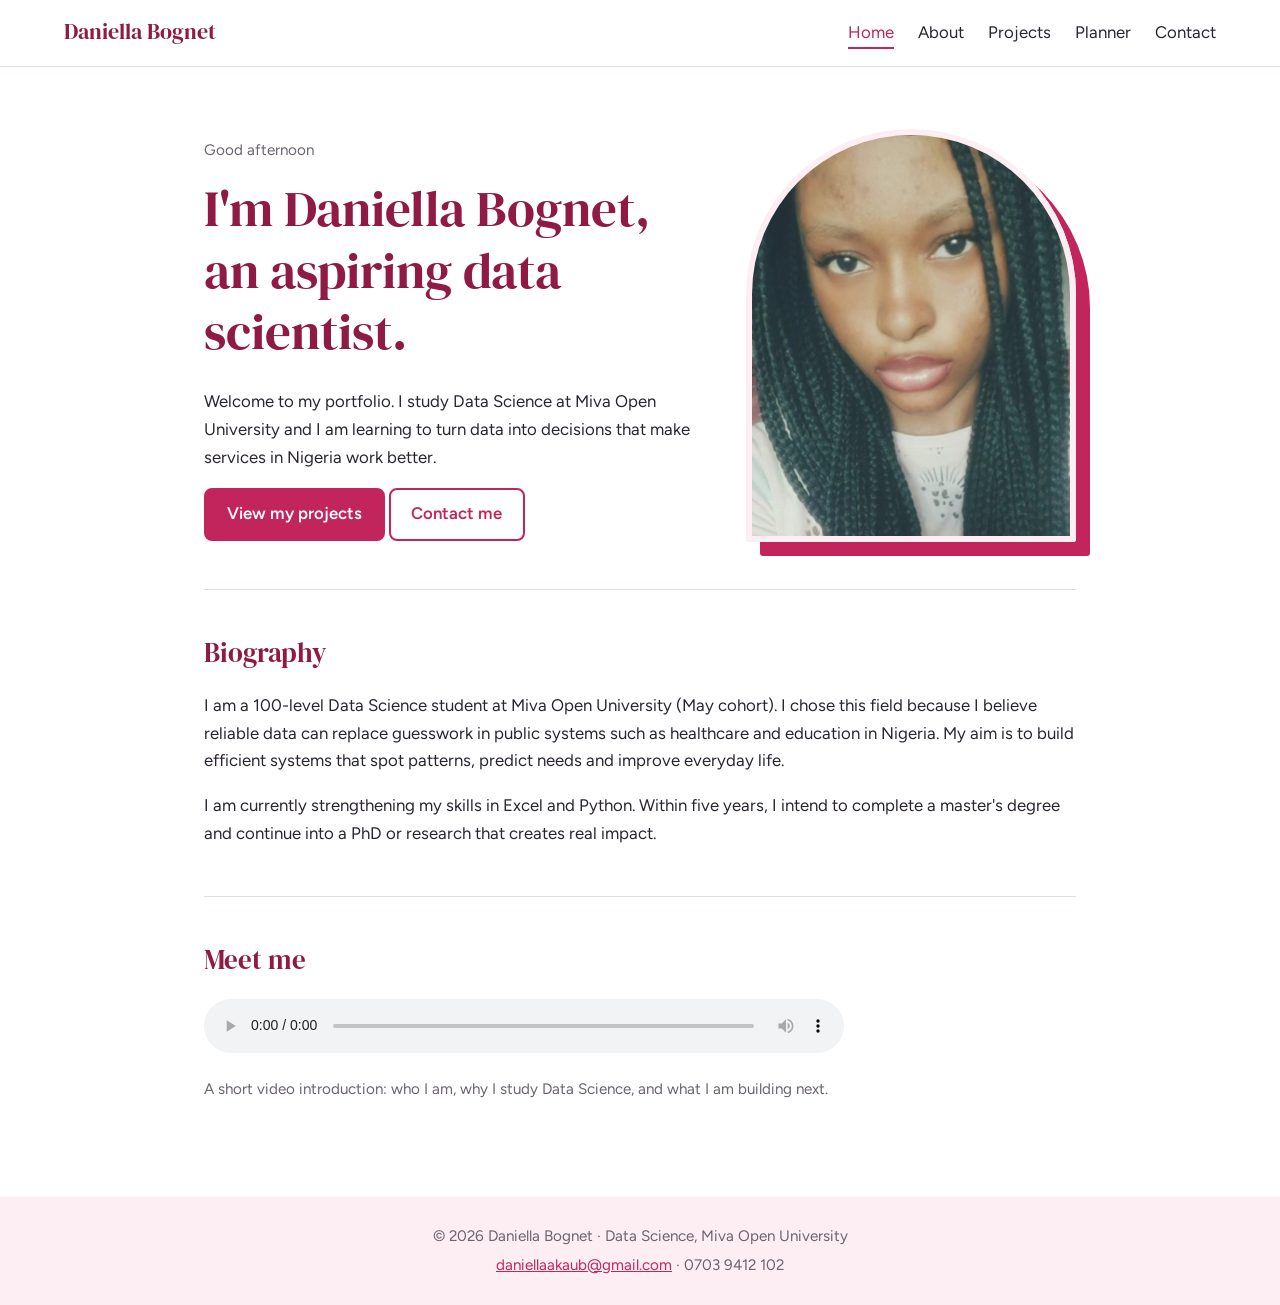
<file: index.html>
<!DOCTYPE html>
<html lang="en">
<head>
<meta charset="UTF-8">
<meta name="viewport" content="width=device-width, initial-scale=1">
<meta name="description" content="Daniella Bognet - Data Science student portfolio at Miva Open University">
<title>Home | Daniella Bognet</title>
<link rel="preconnect" href="https://fonts.googleapis.com">
<link href="https://fonts.googleapis.com/css2?family=DM+Serif+Display&family=Figtree:wght@400;600&display=swap" rel="stylesheet">
<link rel="stylesheet" href="css/style.css">
</head>
<body>
<header class="site-header">
  <a class="brand" href="index.html">Daniella Bognet</a>
  <button id="menu-toggle" aria-label="Toggle menu" aria-expanded="false">Menu</button>
  <nav aria-label="Main navigation"><ul id="nav-links"><li><a href="index.html" class="active">Home</a></li><li><a href="about.html">About</a></li><li><a href="projects.html">Projects</a></li><li><a href="planner.html">Planner</a></li><li><a href="contact.html">Contact</a></li></ul></nav>
</header>
<main>
<section class="hero">
  <div class="hero-text">
    <p id="greeting" class="small"></p>
    <h1>I'm Daniella Bognet, an aspiring data scientist.</h1>
    <p>Welcome to my portfolio. I study Data Science at Miva Open University and I am learning to turn data into decisions that make services in Nigeria work better.</p>
    <p><a class="btn" href="projects.html">View my projects</a> <a class="btn btn-outline" href="contact.html">Contact me</a></p>
  </div>
  <figure class="portrait"><img src="images/profile.jpg" alt="Portrait of Daniella Bognet"></figure>
</section>
<section class="block">
  <h2>Biography</h2>
  <p>I am a 100-level Data Science student at Miva Open University (May cohort). I chose this field because I believe reliable data can replace guesswork in public systems such as healthcare and education in Nigeria. My aim is to build efficient systems that spot patterns, predict needs and improve everyday life.</p>
  <p>I am currently strengthening my skills in Excel and Python. Within five years, I intend to complete a master's degree and continue into a PhD or research that creates real impact.</p>
</section>
<section class="block">
  <h2>Meet me</h2>
  <audio controls preload="metadata" style="width:100%;max-width:640px">
    <source src="media/intro.mp3" type="audio/mpeg">
    Your brower does not support the audio element.
  </audio>
  <p class="small">A short video introduction: who I am, why I study Data Science, and what I am building next.</p>
</section>
</main>
<footer class="site-footer">
  <p>&copy; <span id="year"></span> Daniella Bognet &middot; Data Science, Miva Open University</p>
  <p><a href="mailto:daniellaakaub@gmail.com">daniellaakaub@gmail.com</a> &middot; 0703 9412 102</p>
</footer>
<script src="js/script.js"></script>
</body>
</html>
</file>
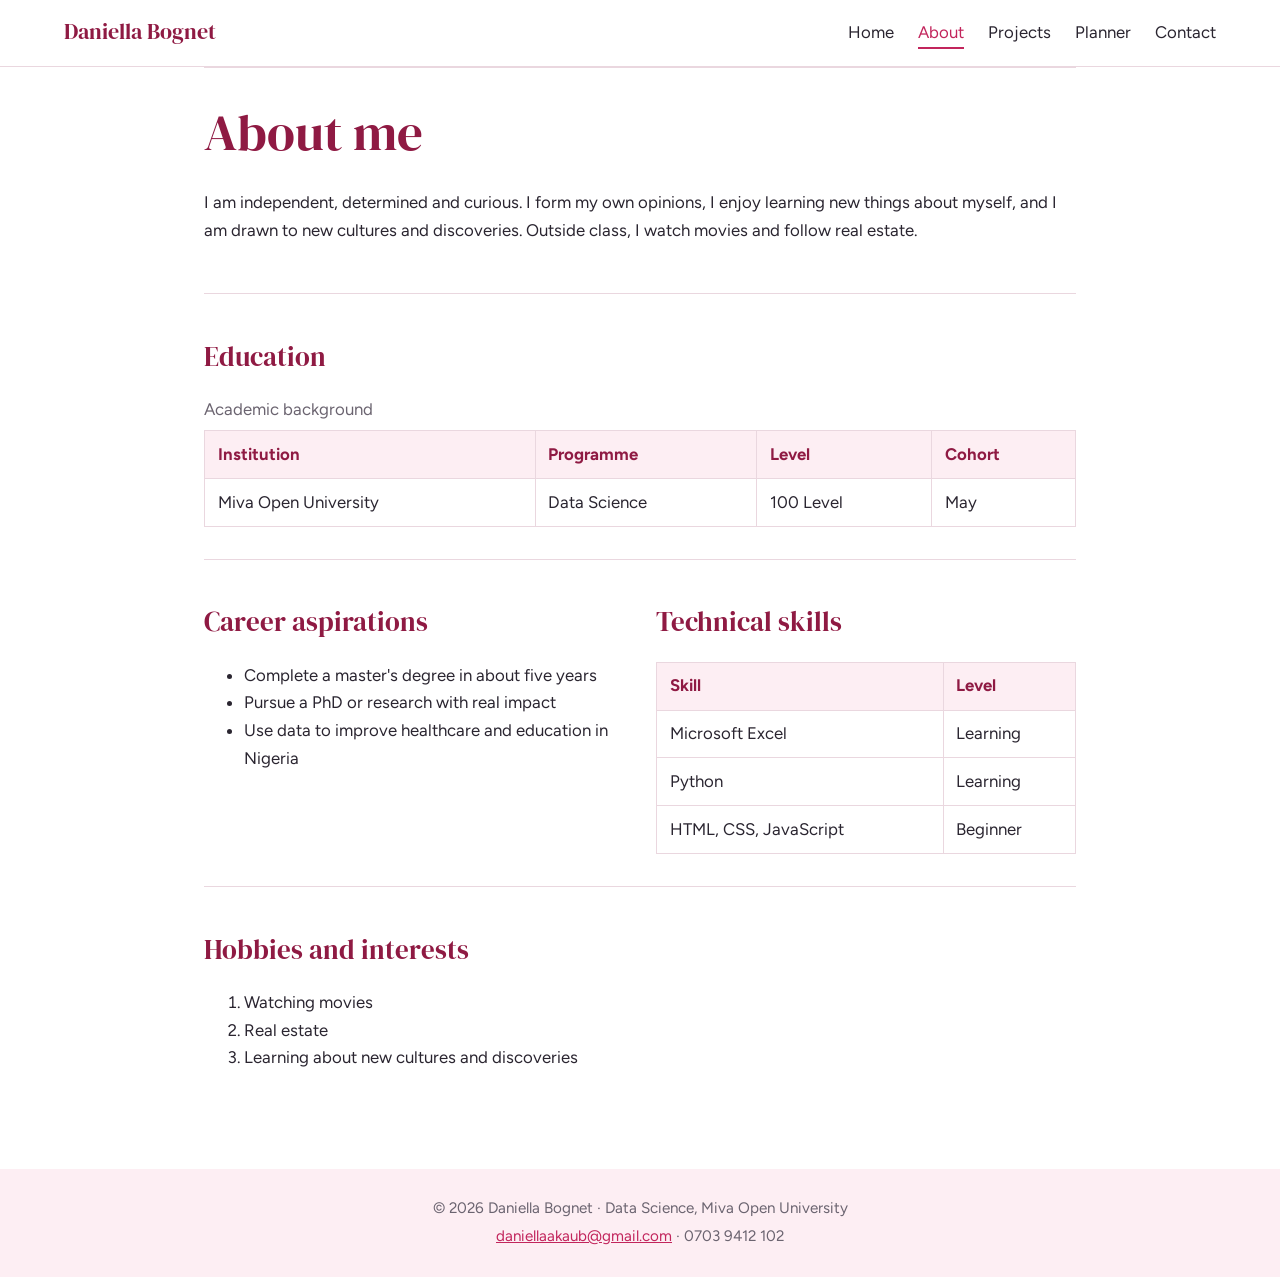
<file: about.html>
<!DOCTYPE html>
<html lang="en">
<head>
<meta charset="UTF-8">
<meta name="viewport" content="width=device-width, initial-scale=1">
<meta name="description" content="Daniella Bognet - Data Science student portfolio at Miva Open University">
<title>About | Daniella Bognet</title>
<link rel="preconnect" href="https://fonts.googleapis.com">
<link href="https://fonts.googleapis.com/css2?family=DM+Serif+Display&family=Figtree:wght@400;600&display=swap" rel="stylesheet">
<link rel="stylesheet" href="css/style.css">
</head>
<body>
<header class="site-header">
  <a class="brand" href="index.html">Daniella Bognet</a>
  <button id="menu-toggle" aria-label="Toggle menu" aria-expanded="false">Menu</button>
  <nav aria-label="Main navigation"><ul id="nav-links"><li><a href="index.html">Home</a></li><li><a href="about.html" class="active">About</a></li><li><a href="projects.html">Projects</a></li><li><a href="planner.html">Planner</a></li><li><a href="contact.html">Contact</a></li></ul></nav>
</header>
<main>
<section class="block">
  <h1>About me</h1>
  <p>I am independent, determined and curious. I form my own opinions, I enjoy learning new things about myself, and I am drawn to new cultures and discoveries. Outside class, I watch movies and follow real estate.</p>
</section>
<section class="block">
  <h2>Education</h2>
  <table>
    <caption>Academic background</caption>
    <thead><tr><th>Institution</th><th>Programme</th><th>Level</th><th>Cohort</th></tr></thead>
    <tbody><tr><td>Miva Open University</td><td>Data Science</td><td>100 Level</td><td>May</td></tr></tbody>
  </table>
</section>
<section class="block two-col">
  <div>
    <h2>Career aspirations</h2>
    <ul>
      <li>Complete a master's degree in about five years</li>
      <li>Pursue a PhD or research with real impact</li>
      <li>Use data to improve healthcare and education in Nigeria</li>
    </ul>
  </div>
  <div>
    <h2>Technical skills</h2>
    <table>
      <thead><tr><th>Skill</th><th>Level</th></tr></thead>
      <tbody><tr><td>Microsoft Excel</td><td>Learning</td></tr><tr><td>Python</td><td>Learning</td></tr><tr><td>HTML, CSS, JavaScript</td><td>Beginner</td></tr></tbody>
    </table>
  </div>
</section>
<section class="block">
  <h2>Hobbies and interests</h2>
  <ol>
    <li>Watching movies</li>
    <li>Real estate</li>
    <li>Learning about new cultures and discoveries</li>
  </ol>
</section>
</main>
<footer class="site-footer">
  <p>&copy; <span id="year"></span> Daniella Bognet &middot; Data Science, Miva Open University</p>
  <p><a href="mailto:daniellaakaub@gmail.com">daniellaakaub@gmail.com</a> &middot; 0703 9412 102</p>
</footer>
<script src="js/script.js"></script>
</body>
</html>
</file>
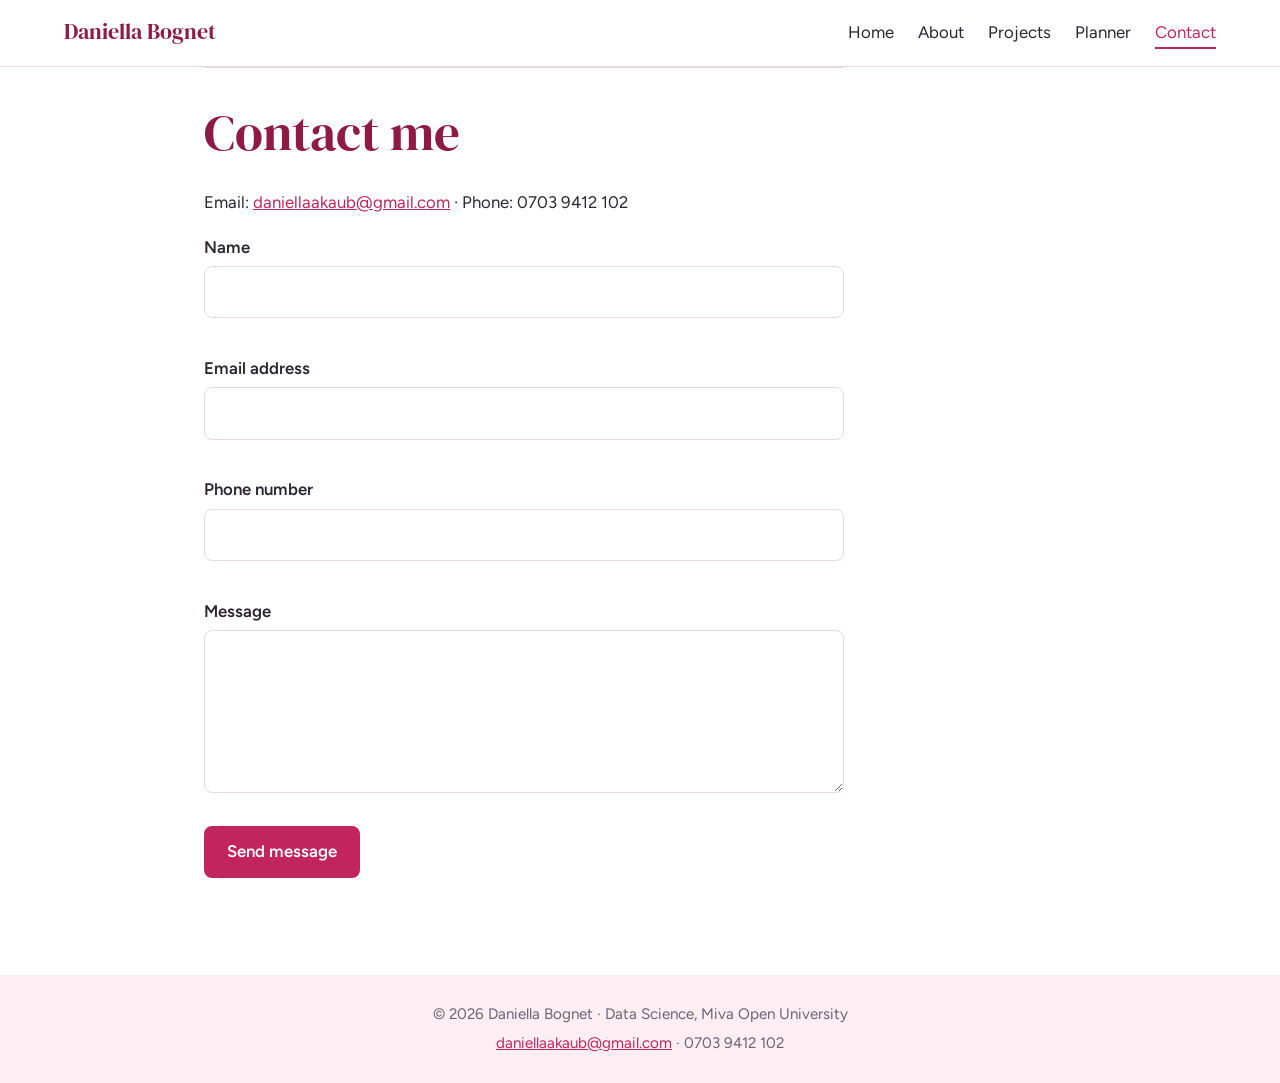
<file: contact.html>
<!DOCTYPE html>
<html lang="en">
<head>
<meta charset="UTF-8">
<meta name="viewport" content="width=device-width, initial-scale=1">
<meta name="description" content="Daniella Bognet - Data Science student portfolio at Miva Open University">
<title>Contact | Daniella Bognet</title>
<link rel="preconnect" href="https://fonts.googleapis.com">
<link href="https://fonts.googleapis.com/css2?family=DM+Serif+Display&family=Figtree:wght@400;600&display=swap" rel="stylesheet">
<link rel="stylesheet" href="css/style.css">
</head>
<body>
<header class="site-header">
  <a class="brand" href="index.html">Daniella Bognet</a>
  <button id="menu-toggle" aria-label="Toggle menu" aria-expanded="false">Menu</button>
  <nav aria-label="Main navigation"><ul id="nav-links"><li><a href="index.html">Home</a></li><li><a href="about.html">About</a></li><li><a href="projects.html">Projects</a></li><li><a href="planner.html">Planner</a></li><li><a href="contact.html" class="active">Contact</a></li></ul></nav>
</header>
<main>
<section class="block narrow">
  <h1>Contact me</h1>
  <p>Email: <a href="mailto:daniellaakaub@gmail.com">daniellaakaub@gmail.com</a> &middot; Phone: 0703 9412 102</p>
  <form id="contact-form" novalidate>
    <label for="name">Name</label><input id="name" type="text"><p class="error" id="name-error"></p>
    <label for="email">Email address</label><input id="email" type="email"><p class="error" id="email-error"></p>
    <label for="phone">Phone number</label><input id="phone" type="tel"><p class="error" id="phone-error"></p>
    <label for="message">Message</label><textarea id="message" rows="5"></textarea><p class="error" id="message-error"></p>
    <button class="btn" type="submit">Send message</button>
    <p id="form-success" class="success" role="status"></p>
  </form>
</section>
</main>
<footer class="site-footer">
  <p>&copy; <span id="year"></span> Daniella Bognet &middot; Data Science, Miva Open University</p>
  <p><a href="mailto:daniellaakaub@gmail.com">daniellaakaub@gmail.com</a> &middot; 0703 9412 102</p>
</footer>
<script src="js/script.js"></script>
</body>
</html>
</file>
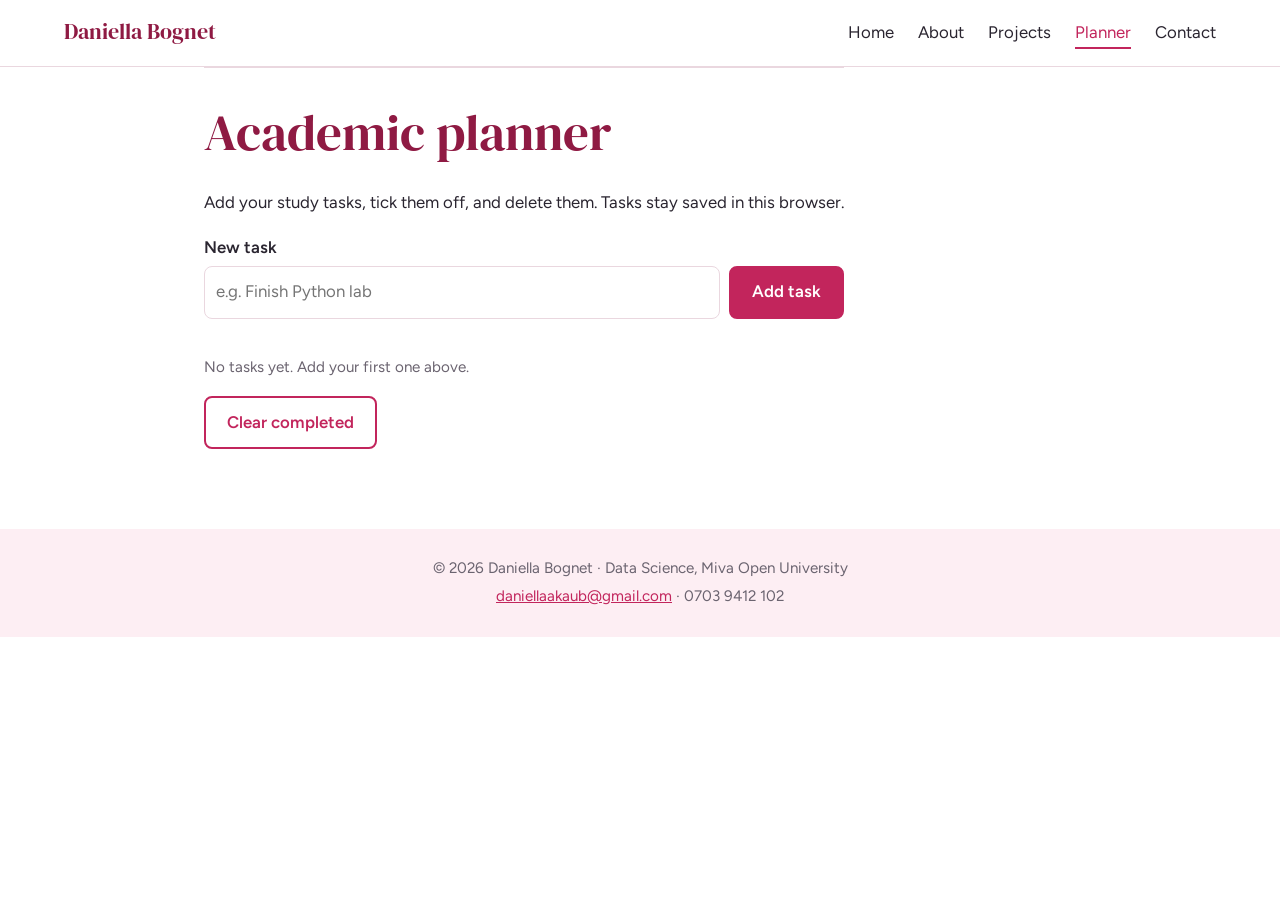
<file: planner.html>
<!DOCTYPE html>
<html lang="en">
<head>
<meta charset="UTF-8">
<meta name="viewport" content="width=device-width, initial-scale=1">
<meta name="description" content="Daniella Bognet - Data Science student portfolio at Miva Open University">
<title>Planner | Daniella Bognet</title>
<link rel="preconnect" href="https://fonts.googleapis.com">
<link href="https://fonts.googleapis.com/css2?family=DM+Serif+Display&family=Figtree:wght@400;600&display=swap" rel="stylesheet">
<link rel="stylesheet" href="css/style.css">
</head>
<body>
<header class="site-header">
  <a class="brand" href="index.html">Daniella Bognet</a>
  <button id="menu-toggle" aria-label="Toggle menu" aria-expanded="false">Menu</button>
  <nav aria-label="Main navigation"><ul id="nav-links"><li><a href="index.html">Home</a></li><li><a href="about.html">About</a></li><li><a href="projects.html">Projects</a></li><li><a href="planner.html" class="active">Planner</a></li><li><a href="contact.html">Contact</a></li></ul></nav>
</header>
<main>
<section class="block narrow">
  <h1>Academic planner</h1>
  <p>Add your study tasks, tick them off, and delete them. Tasks stay saved in this browser.</p>
  <form id="task-form" novalidate>
    <label for="task-input">New task</label>
    <div class="row"><input id="task-input" type="text" placeholder="e.g. Finish Python lab"><button class="btn" type="submit">Add task</button></div>
    <p id="task-error" class="error" role="alert"></p>
  </form>
  <p id="task-count" class="small"></p>
  <ul id="task-list" class="tasks"></ul>
  <button id="clear-done" class="btn btn-outline" type="button">Clear completed</button>
</section>
</main>
<footer class="site-footer">
  <p>&copy; <span id="year"></span> Daniella Bognet &middot; Data Science, Miva Open University</p>
  <p><a href="mailto:daniellaakaub@gmail.com">daniellaakaub@gmail.com</a> &middot; 0703 9412 102</p>
</footer>
<script src="js/script.js"></script>
</body>
</html>
</file>
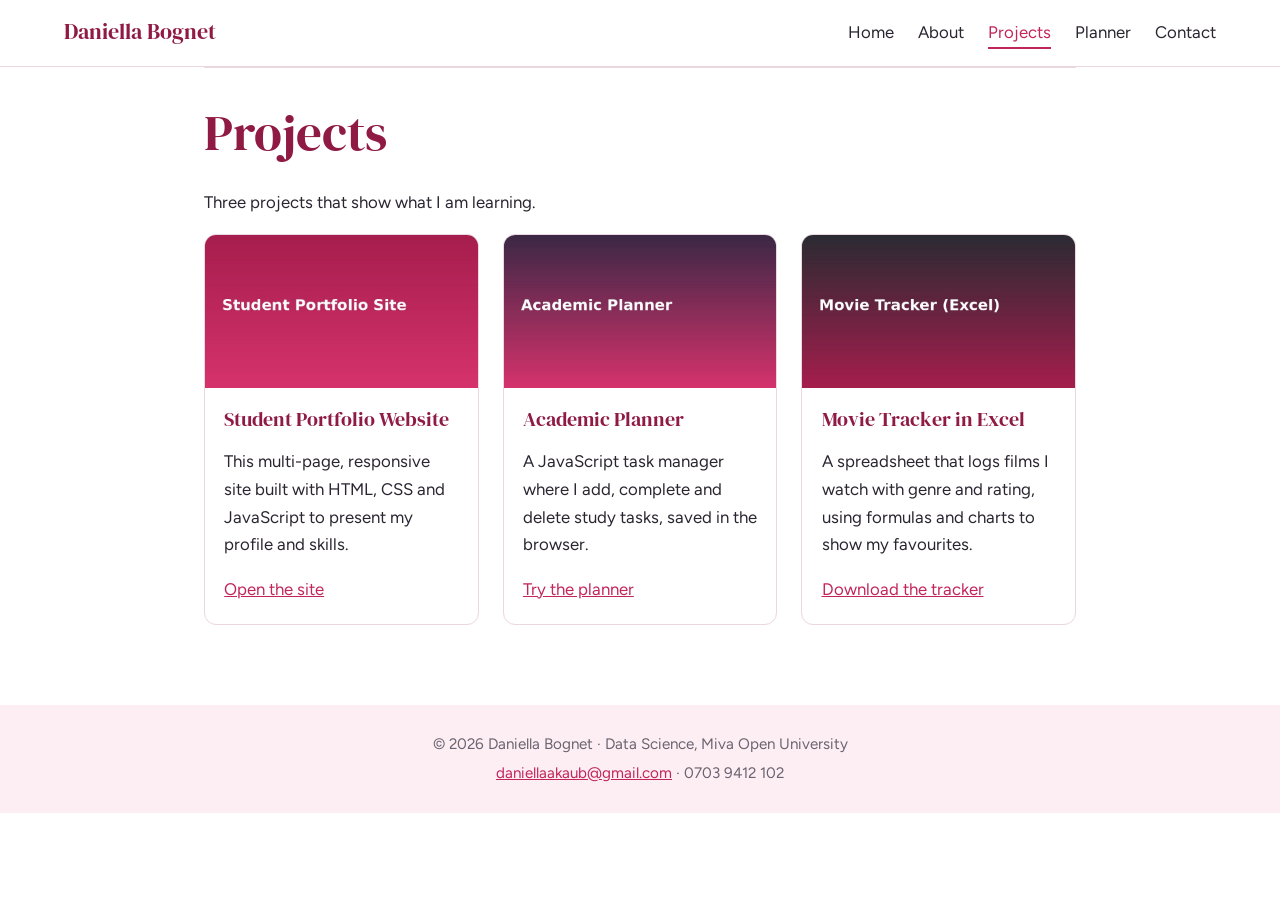
<file: projects.html>
<!DOCTYPE html>
<html lang="en">
<head>
<meta charset="UTF-8">
<meta name="viewport" content="width=device-width, initial-scale=1">
<meta name="description" content="Daniella Bognet - Data Science student portfolio at Miva Open University">
<title>Projects | Daniella Bognet</title>
<link rel="preconnect" href="https://fonts.googleapis.com">
<link href="https://fonts.googleapis.com/css2?family=DM+Serif+Display&family=Figtree:wght@400;600&display=swap" rel="stylesheet">
<link rel="stylesheet" href="css/style.css">
</head>
<body>
<header class="site-header">
  <a class="brand" href="index.html">Daniella Bognet</a>
  <button id="menu-toggle" aria-label="Toggle menu" aria-expanded="false">Menu</button>
  <nav aria-label="Main navigation"><ul id="nav-links"><li><a href="index.html">Home</a></li><li><a href="about.html">About</a></li><li><a href="projects.html" class="active">Projects</a></li><li><a href="planner.html">Planner</a></li><li><a href="contact.html">Contact</a></li></ul></nav>
</header>
<main>
<section class="block">
  <h1>Projects</h1>
  <p>Three projects that show what I am learning.</p>
  <div class="grid">
    <article class="card"><img src="images/project-portfolio.jpg" alt="Portfolio website project cover">
      <div><h3>Student Portfolio Website</h3><p>This multi-page, responsive site built with HTML, CSS and JavaScript to present my profile and skills.</p><a href="index.html">Open the site</a></div></article>
    <article class="card"><img src="images/project-planner.jpg" alt="Academic planner project cover">
      <div><h3>Academic Planner</h3><p>A JavaScript task manager where I add, complete and delete study tasks, saved in the browser.</p><a href="planner.html">Try the planner</a></div></article>
    <article class="card"><img src="images/project-movies.jpg" alt="Movie tracker project cover">
      <div><h3>Movie Tracker in Excel</h3><p>A spreadsheet that logs films I watch with genre and rating, using formulas and charts to show my favourites.</p><a href="MovieTracker.xlsx" download>Download the tracker</a></div></article>
  </div>
</section>
</main>
<footer class="site-footer">
  <p>&copy; <span id="year"></span> Daniella Bognet &middot; Data Science, Miva Open University</p>
  <p><a href="mailto:daniellaakaub@gmail.com">daniellaakaub@gmail.com</a> &middot; 0703 9412 102</p>
</footer>
<script src="js/script.js"></script>
</body>
</html>
</file>
<file: css/style.css>
/* Colour and type tokens */
:root{--rose:#c2255c;--rose-dark:#8f1a43;--blush:#fdeef3;--ink:#2a2530;--muted:#6b6470;--line:#ead7df;--white:#fff;
--head:"DM Serif Display",Georgia,serif;--body:"Figtree",system-ui,sans-serif}
*{box-sizing:border-box}
body{margin:0;font-family:var(--body);color:var(--ink);background:var(--white);line-height:1.65;font-size:1.05rem}
h1,h2,h3{font-family:var(--head);font-weight:400;line-height:1.2;color:var(--rose-dark)}
h1{font-size:clamp(2rem,6vw,3.2rem);margin:.2em 0 .5em}h2{font-size:1.7rem}
a{color:var(--rose)}a:focus-visible,button:focus-visible,input:focus-visible,textarea:focus-visible,summary:focus-visible{outline:3px solid var(--rose);outline-offset:2px}
.small{color:var(--muted);font-size:.95rem}
/* Header and navigation (Flexbox) */
.site-header{display:flex;justify-content:space-between;align-items:center;padding:.9rem 5vw;border-bottom:1px solid var(--line);position:sticky;top:0;background:var(--white);z-index:10}
.brand{font-family:var(--head);font-size:1.4rem;color:var(--rose-dark);text-decoration:none}
nav ul{display:flex;gap:1.5rem;list-style:none;margin:0;padding:0}
nav a{text-decoration:none;color:var(--ink);padding:.3rem 0;border-bottom:2px solid transparent;transition:border-color .2s,color .2s}
nav a:hover,nav a.active{color:var(--rose);border-color:var(--rose)}
#menu-toggle{display:none;background:var(--rose);color:#fff;border:0;border-radius:6px;padding:.5rem .9rem;font:inherit}
/* Layout */
main{max-width:1000px;margin:0 auto;padding:0 5vw}
.hero{display:flex;align-items:center;gap:3rem;padding:3.5rem 0 2rem;flex-wrap:wrap-reverse}
.hero-text{flex:1 1 320px;animation:rise .9s ease both}
.portrait{margin:0;flex:0 1 330px;animation:rise .9s .15s ease both}
.portrait img{width:100%;aspect-ratio:4/5;object-fit:cover;object-position:center 20%;border-radius:999px 999px 18px 18px;border:6px solid var(--blush);box-shadow:14px 14px 0 var(--rose)}
@keyframes rise{from{opacity:0;transform:translateY(24px)}to{opacity:1;transform:none}}
.block{padding:1.5rem 0 2rem;border-top:1px solid var(--line)}.narrow{max-width:640px}
.two-col{display:grid;grid-template-columns:1fr 1fr;gap:2rem}
video{width:100%;max-width:640px;border-radius:12px;background:#000;display:block}
.btn{display:inline-block;background:var(--rose);color:#fff;border:2px solid var(--rose);border-radius:8px;padding:.65rem 1.3rem;font:inherit;font-weight:600;text-decoration:none;cursor:pointer;transition:background .2s,transform .2s}
.btn:hover{background:var(--rose-dark);transform:translateY(-2px)}
.btn-outline{background:transparent;color:var(--rose)}.btn-outline:hover{color:#fff}
table{border-collapse:collapse;width:100%}caption{text-align:left;color:var(--muted);padding-bottom:.4rem}
th,td{border:1px solid var(--line);padding:.6rem .8rem;text-align:left}th{background:var(--blush);color:var(--rose-dark)}
/* Projects (CSS Grid) */
.grid{display:grid;grid-template-columns:repeat(auto-fit,minmax(260px,1fr));gap:1.5rem}
.card{border:1px solid var(--line);border-radius:12px;overflow:hidden;transition:transform .25s,border-color .25s}
.card:hover{transform:translateY(-5px);border-color:var(--rose)}
.card img{width:100%;display:block}.card div{padding:1rem 1.2rem 1.3rem}.card h3{margin:.2em 0}
/* Forms and planner */
label{display:block;font-weight:600;margin:1rem 0 .3rem}
input,textarea{width:100%;padding:.7rem;border:1.5px solid var(--line);border-radius:8px;font:inherit}
input.invalid,textarea.invalid{border-color:#b3261e}
.error{color:#b3261e;min-height:1.2em;margin:.2rem 0;font-size:.92rem}.success{color:#1b6e3a;font-weight:600}
.row{display:flex;gap:.6rem}.row input{flex:1}
.tasks{list-style:none;padding:0}
.tasks li{display:flex;align-items:center;gap:.8rem;padding:.7rem .9rem;border:1px solid var(--line);border-radius:8px;margin-bottom:.6rem}
.tasks li span{flex:1}.tasks li input{width:auto}
.tasks li.done span{text-decoration:line-through;color:var(--muted)}
.btn-del{background:none;border:1px solid var(--rose);color:var(--rose);border-radius:6px;padding:.25rem .6rem;cursor:pointer;font:inherit}
.btn-del:hover{background:var(--rose);color:#fff}
.site-footer{margin-top:3rem;padding:1.5rem 5vw;background:var(--blush);text-align:center;color:var(--muted);font-size:.95rem}
.site-footer p{margin:.2rem 0}
/* Mobile */
@media (max-width:768px){
 #menu-toggle{display:block}
 nav{position:absolute;top:100%;left:0;right:0;background:var(--white)}
 nav ul{display:none;flex-direction:column;gap:0;border-bottom:1px solid var(--line)}
 nav ul.open{display:flex}nav li a{display:block;padding:.8rem 5vw}
 .two-col{grid-template-columns:1fr}.hero{padding-top:2rem}
}
@media (prefers-reduced-motion:reduce){*{animation:none!important;transition:none!important}}
</file>
